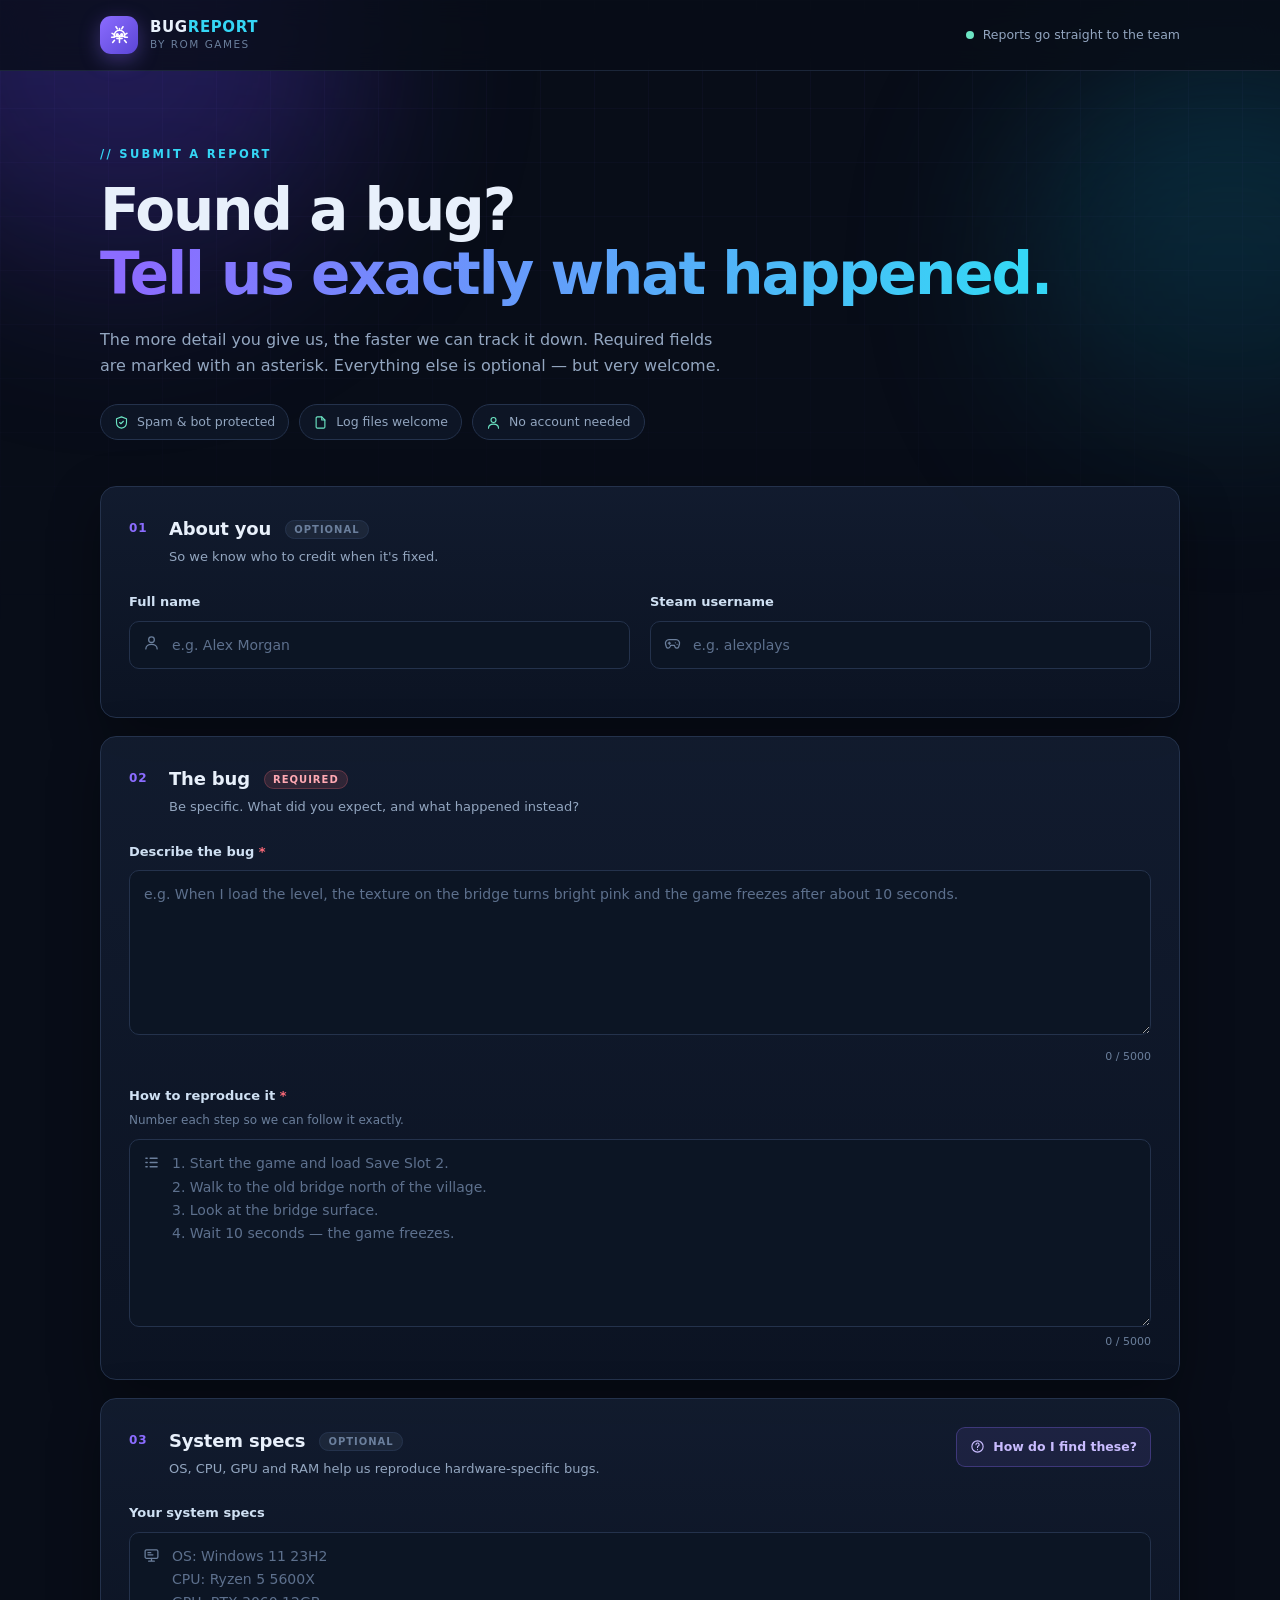
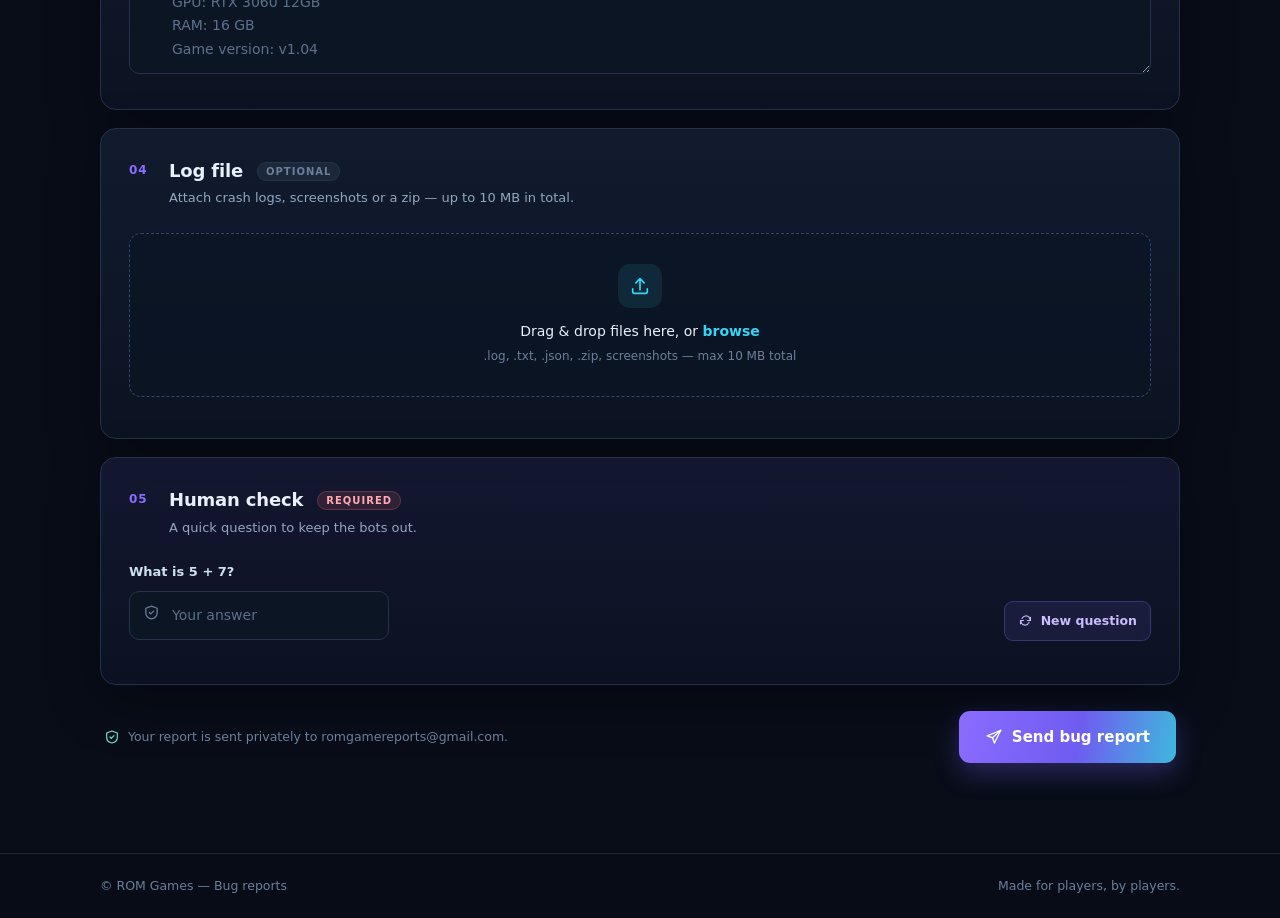
<file: index.html>
<!DOCTYPE html>
<html lang="en">
<head>
  <meta charset="utf-8">
  <meta name="viewport" content="width=device-width, initial-scale=1">
  <meta name="theme-color" content="#0a0f1c">
  <meta name="description" content="Report a bug in a ROM Games build. Describe what happened, how to reproduce it, your system specs, and attach log files.">
  <title>Bug Report — ROM Games</title>
  <link rel="icon" href="favicon.svg" type="image/svg+xml">
  <link rel="stylesheet" href="css/styles.css">
</head>
<body>
  <!-- SVG icon sprite -->
  <svg class="svg-sprite" aria-hidden="true" focusable="false" xmlns="http://www.w3.org/2000/svg">
    <symbol id="i-bug" viewBox="0 0 24 24"><path d="M8 2l1.5 2.5M16 2l-1.5 2.5M12 6a6 6 0 0 0-6 6v1h12v-1a6 6 0 0 0-6-6Zm-6 8H3m18 0h-3M6.3 17.5 4.2 20m13.5-2.5 2.1 2.5M6 11 3.5 9.5M18 11l2.5-1.5M12 6V4"/><circle cx="9.5" cy="11" r="1"/><circle cx="14.5" cy="11" r="1"/><path d="M12 12v8m-3-4.5h6"/></symbol>
    <symbol id="i-user" viewBox="0 0 24 24"><circle cx="12" cy="8" r="4"/><path d="M4 21c0-4 3.6-6.5 8-6.5s8 2.5 8 6.5"/></symbol>
    <symbol id="i-gamepad" viewBox="0 0 24 24"><path d="M7 8h10a5 5 0 0 1 4.8 6.4l-1.2 4A2.6 2.6 0 0 1 18.1 20c-1 0-1.9-.6-2.4-1.5L14.6 16H9.4l-1.1 2.5A2.6 2.6 0 0 1 5.9 20a2.6 2.6 0 0 1-2.5-1.6l-1.2-4A5 5 0 0 1 7 8Z"/><path d="M7.5 11.5v3M6 13h3M16 12.5h.01M18.5 14.5h.01"/></symbol>
    <symbol id="i-doc" viewBox="0 0 24 24"><path d="M14 3H7a2 2 0 0 0-2 2v14a2 2 0 0 0 2 2h10a2 2 0 0 0 2-2V8l-5-5Z"/><path d="M14 3v5h5M9 13h6M9 17h6"/></symbol>
    <symbol id="i-steps" viewBox="0 0 24 24"><path d="M4 6h2M4 12h2M4 18h2M10 6h10M10 12h10M10 18h10"/></symbol>
    <symbol id="i-pc" viewBox="0 0 24 24"><rect x="3" y="4" width="18" height="12" rx="2"/><path d="M8 20h8M12 16v4M7 8h4M7 11h7"/></symbol>
    <symbol id="i-upload" viewBox="0 0 24 24"><path d="M12 16V4m0 0L7.5 8.5M12 4l4.5 4.5"/><path d="M4 15v3a2 2 0 0 0 2 2h12a2 2 0 0 0 2-2v-3"/></symbol>
    <symbol id="i-shield" viewBox="0 0 24 24"><path d="M12 3l8 3v6c0 5-3.4 8.2-8 9-4.6-.8-8-4-8-9V6l8-3Z"/><path d="m9 12 2 2 4-4"/></symbol>
    <symbol id="i-help" viewBox="0 0 24 24"><circle cx="12" cy="12" r="9"/><path d="M9.6 9a2.5 2.5 0 1 1 3.6 2.2c-.8.5-1.2 1-1.2 1.8v.5M12 17h.01"/></symbol>
    <symbol id="i-copy" viewBox="0 0 24 24"><rect x="9" y="9" width="11" height="11" rx="2"/><path d="M15 9V6a2 2 0 0 0-2-2H6a2 2 0 0 0-2 2v7a2 2 0 0 0 2 2h3"/></symbol>
    <symbol id="i-refresh" viewBox="0 0 24 24"><path d="M20 7v5h-5M4 17v-5h5"/><path d="M6.3 9A7 7 0 0 1 18 7l2 5M4 12l2 5a7 7 0 0 0 11.7-2"/></symbol>
    <symbol id="i-check" viewBox="0 0 24 24"><path d="m5 12 4.5 4.5L19 7"/></symbol>
    <symbol id="i-close" viewBox="0 0 24 24"><path d="M6 6l12 12M18 6 6 18"/></symbol>
    <symbol id="i-trash" viewBox="0 0 24 24"><path d="M4 7h16M9 7V5a1 1 0 0 1 1-1h4a1 1 0 0 1 1 1v2M6 7l1 13a1 1 0 0 0 1 1h8a1 1 0 0 0 1-1l1-13M10 11v6M14 11v6"/></symbol>
    <symbol id="i-send" viewBox="0 0 24 24"><path d="M21 3 3 10.5l7 2.5 2.5 7L21 3Z"/><path d="M10 13 21 3"/></symbol>
    <symbol id="i-file" viewBox="0 0 24 24"><path d="M14 3H7a2 2 0 0 0-2 2v14a2 2 0 0 0 2 2h10a2 2 0 0 0 2-2V8l-5-5Z"/><path d="M14 3v5h5"/></symbol>
  </svg>

  <div class="ambient" aria-hidden="true"><span></span><span></span></div>

  <header class="site-header">
    <div class="wrap header-inner">
      <a class="brand" href="#top" aria-label="ROM Games Bug Report home">
        <span class="brand-mark"><svg><use href="#i-bug"/></svg></span>
        <span class="brand-text">BUG<span>REPORT</span><small>by ROM Games</small></span>
      </a>
      <div class="header-note"><span class="pulse"></span> Reports go straight to the team</div>
    </div>
  </header>

  <main id="top">
    <section class="hero wrap">
      <p class="eyebrow">// SUBMIT A REPORT</p>
      <h1>Found a bug?<br><span>Tell us exactly what happened.</span></h1>
      <p class="hero-copy">The more detail you give us, the faster we can track it down. Required fields are marked with an asterisk. Everything else is optional — but very welcome.</p>
      <div class="chips" aria-label="Form highlights">
        <span class="chip"><svg><use href="#i-shield"/></svg> Spam &amp; bot protected</span>
        <span class="chip"><svg><use href="#i-file"/></svg> Log files welcome</span>
        <span class="chip"><svg><use href="#i-user"/></svg> No account needed</span>
      </div>
    </section>

    <section class="wrap form-section">
      <form id="bugForm" action="https://formsubmit.co/romgamereports@gmail.com" method="POST" enctype="multipart/form-data" novalidate>
        <input type="hidden" name="_subject" value="New Bug Report - ROM Games">
        <input type="hidden" name="_template" value="table">
        <input type="hidden" name="_next" value="thanks.html">
        <!-- Honeypots: humans must leave these alone -->
        <input type="text" name="_honey" class="honeypot" tabindex="-1" autocomplete="off" aria-hidden="true">
        <input type="text" name="company_website" class="honeypot" tabindex="-1" autocomplete="off" aria-hidden="true">

        <!-- 01 About you -->
        <section class="card" aria-labelledby="s1">
          <div class="card-head">
            <span class="section-no">01</span>
            <div><h2 id="s1">About you <span class="optional">optional</span></h2><p>So we know who to credit when it's fixed.</p></div>
          </div>
          <div class="grid-2">
            <div class="field">
              <label for="fullName">Full name</label>
              <div class="input-wrap"><svg><use href="#i-user"/></svg><input type="text" id="fullName" name="full_name" placeholder="e.g. Alex Morgan" autocomplete="name" maxlength="100"></div>
            </div>
            <div class="field">
              <label for="steam">Steam username</label>
              <div class="input-wrap"><svg><use href="#i-gamepad"/></svg><input type="text" id="steam" name="steam_username" placeholder="e.g. alexplays" autocomplete="off" maxlength="100"></div>
            </div>
          </div>
        </section>

        <!-- 02 The bug -->
        <section class="card" aria-labelledby="s2">
          <div class="card-head">
            <span class="section-no">02</span>
            <div><h2 id="s2">The bug <span class="required">required</span></h2><p>Be specific. What did you expect, and what happened instead?</p></div>
          </div>
          <div class="field">
            <label for="description">Describe the bug <span class="star" aria-hidden="true">*</span></label>
            <textarea id="description" name="bug_description" rows="6" maxlength="5000" placeholder="e.g. When I load the level, the texture on the bridge turns bright pink and the game freezes after about 10 seconds." aria-describedby="descriptionError descriptionCount" required></textarea>
            <div class="field-foot"><p class="field-error" id="descriptionError" role="alert"></p><span class="counter" id="descriptionCount">0 / 5000</span></div>
          </div>
          <div class="field">
            <label for="steps">How to reproduce it <span class="star" aria-hidden="true">*</span></label>
            <p class="hint">Number each step so we can follow it exactly.</p>
            <div class="input-wrap textarea-wrap"><svg><use href="#i-steps"/></svg><textarea id="steps" name="reproduction_steps" rows="7" maxlength="5000" placeholder="1. Start the game and load Save Slot 2.&#10;2. Walk to the old bridge north of the village.&#10;3. Look at the bridge surface.&#10;4. Wait 10 seconds — the game freezes." aria-describedby="stepsError stepsCount" required></textarea></div>
            <div class="field-foot"><p class="field-error" id="stepsError" role="alert"></p><span class="counter" id="stepsCount">0 / 5000</span></div>
          </div>
        </section>

        <!-- 03 System specs -->
        <section class="card" aria-labelledby="s3">
          <div class="card-head">
            <span class="section-no">03</span>
            <div><h2 id="s3">System specs <span class="optional">optional</span></h2><p>OS, CPU, GPU and RAM help us reproduce hardware-specific bugs.</p></div>
            <button type="button" class="ghost-btn" data-open-specs><svg><use href="#i-help"/></svg> How do I find these?</button>
          </div>
          <div class="field">
            <label for="specs">Your system specs</label>
            <div class="input-wrap textarea-wrap"><svg><use href="#i-pc"/></svg><textarea id="specs" name="system_specs" rows="5" maxlength="5000" placeholder="OS: Windows 11 23H2&#10;CPU: Ryzen 5 5600X&#10;GPU: RTX 3060 12GB&#10;RAM: 16 GB&#10;Game version: v1.04" aria-describedby="specsError"></textarea></div>
            <div class="field-foot"><p class="field-error" id="specsError" role="alert"></p></div>
          </div>
        </section>

        <!-- 04 Log file -->
        <section class="card" aria-labelledby="s4">
          <div class="card-head">
            <span class="section-no">04</span>
            <div><h2 id="s4">Log file <span class="optional">optional</span></h2><p>Attach crash logs, screenshots or a zip — up to 10 MB in total.</p></div>
          </div>
          <div class="field">
            <div class="dropzone" id="dropzone" tabindex="0" role="button" aria-label="Choose or drop log files">
              <input type="file" id="logFiles" name="log_files" multiple accept=".log,.txt,.json,.xml,.csv,.cfg,.ini,.md,.zip,.7z,.rar,.dmp,.png,.jpg,.jpeg,.webp">
              <span class="drop-icon"><svg><use href="#i-upload"/></svg></span>
              <span class="drop-title">Drag &amp; drop files here, or <strong>browse</strong></span>
              <span class="drop-sub">.log, .txt, .json, .zip, screenshots — max 10 MB total</span>
            </div>
            <p class="field-error" id="filesError" role="alert"></p>
            <ul class="file-list" id="fileList" aria-live="polite"></ul>
          </div>
        </section>

        <!-- 05 Verification -->
        <section class="card verify-card" aria-labelledby="s5">
          <div class="card-head">
            <span class="section-no">05</span>
            <div><h2 id="s5">Human check <span class="required">required</span></h2><p>A quick question to keep the bots out.</p></div>
          </div>
          <div class="verify-row">
            <div class="field">
              <label for="captchaAnswer" id="captchaQuestion">What is 1 + 1?</label>
              <div class="input-wrap"><svg><use href="#i-shield"/></svg><input type="text" id="captchaAnswer" inputmode="numeric" autocomplete="off" placeholder="Your answer" maxlength="6" aria-describedby="captchaError" required></div>
              <p class="field-error" id="captchaError" role="alert"></p>
            </div>
            <button type="button" class="ghost-btn small" id="refreshCaptcha" aria-label="Get a new question"><svg><use href="#i-refresh"/></svg> New question</button>
          </div>
          <p class="form-status" id="formStatus" role="alert" aria-live="polite"></p>
        </section>

        <div class="submit-row">
          <p class="submit-note"><svg><use href="#i-shield"/></svg> Your report is sent privately to romgamereports@gmail.com.</p>
          <button type="submit" class="primary-btn" id="submitBtn"><span class="btn-label"><svg><use href="#i-send"/></svg> Send bug report</span><span class="spinner" aria-hidden="true"></span></button>
        </div>
      </form>
    </section>
  </main>

  <footer class="site-footer">
    <div class="wrap footer-inner">
      <span>© ROM Games — Bug reports</span>
      <span>Made for players, by players.</span>
    </div>
  </footer>

  <!-- System specs helper modal -->
  <div class="modal" id="specsModal" hidden>
    <div class="modal-backdrop" data-close-specs></div>
    <div class="modal-dialog" role="dialog" aria-modal="true" aria-labelledby="modalTitle">
      <div class="modal-head">
        <div><p class="eyebrow">// SYSTEM SPECS</p><h2 id="modalTitle">How to find your specs</h2></div>
        <button type="button" class="icon-btn" data-close-specs aria-label="Close dialog"><svg><use href="#i-close"/></svg></button>
      </div>
      <div class="tabs" role="tablist" aria-label="Operating system">
        <button type="button" class="tab" data-os-tab="windows" role="tab" aria-selected="true">Windows</button>
        <button type="button" class="tab" data-os-tab="mac" role="tab" aria-selected="false">macOS</button>
        <button type="button" class="tab" data-os-tab="linux" role="tab" aria-selected="false">Linux</button>
      </div>
      <div class="modal-body">
        <div class="os-panel" data-os-panel="windows">
          <ol class="steps">
            <li>Press <kbd>Win</kbd> + <kbd>R</kbd>, type <code>msinfo32</code> and press Enter. The <strong>System Summary</strong> shows your OS, processor and installed RAM.</li>
            <li>Press <kbd>Win</kbd> + <kbd>R</kbd>, type <code>dxdiag</code> and press Enter. Open the <strong>Display</strong> tab for your graphics card and driver version.</li>
            <li>Alternatively, go to <strong>Settings → System → About</strong>.</li>
          </ol>
        </div>
        <div class="os-panel" data-os-panel="mac" hidden>
          <ol class="steps">
            <li>Click the <strong>Apple menu</strong> → <strong>About This Mac</strong>. The Overview tab shows your macOS version, chip and memory.</li>
            <li>Click <strong>System Report…</strong> for full details, including graphics cards under <strong>Graphics / Displays</strong>.</li>
            <li>For a quick summary, open Terminal and run <code>system_profiler SPHardwareDataType</code>.</li>
          </ol>
        </div>
        <div class="os-panel" data-os-panel="linux" hidden>
          <p class="steps-intro">Open a terminal and run these commands, then copy the output:</p>
          <div class="code-block"><pre id="cmd-linux"><code>uname -a
lsb_release -a
lscpu | head -20
free -h
lspci | grep -i -E 'vga|3d|display'
glxinfo -B | head -20</code></pre><button type="button" class="copy-btn" data-copy-target="#cmd-linux"><svg><use href="#i-copy"/></svg> Copy</button></div>
          <p class="steps-intro">Or run <code>neofetch</code> / <code>fastfetch</code> if installed and copy the summary.</p>
        </div>
      </div>
      <div class="modal-foot">
        <button type="button" class="primary-btn slimmer" id="insertTemplate"><svg><use href="#i-copy"/></svg> Use a spec template</button>
        <p class="modal-hint">This fills the system specs box with a handy layout.</p>
      </div>
    </div>
  </div>

  <script src="js/script.js" defer></script>
</body>
</html>
</file>
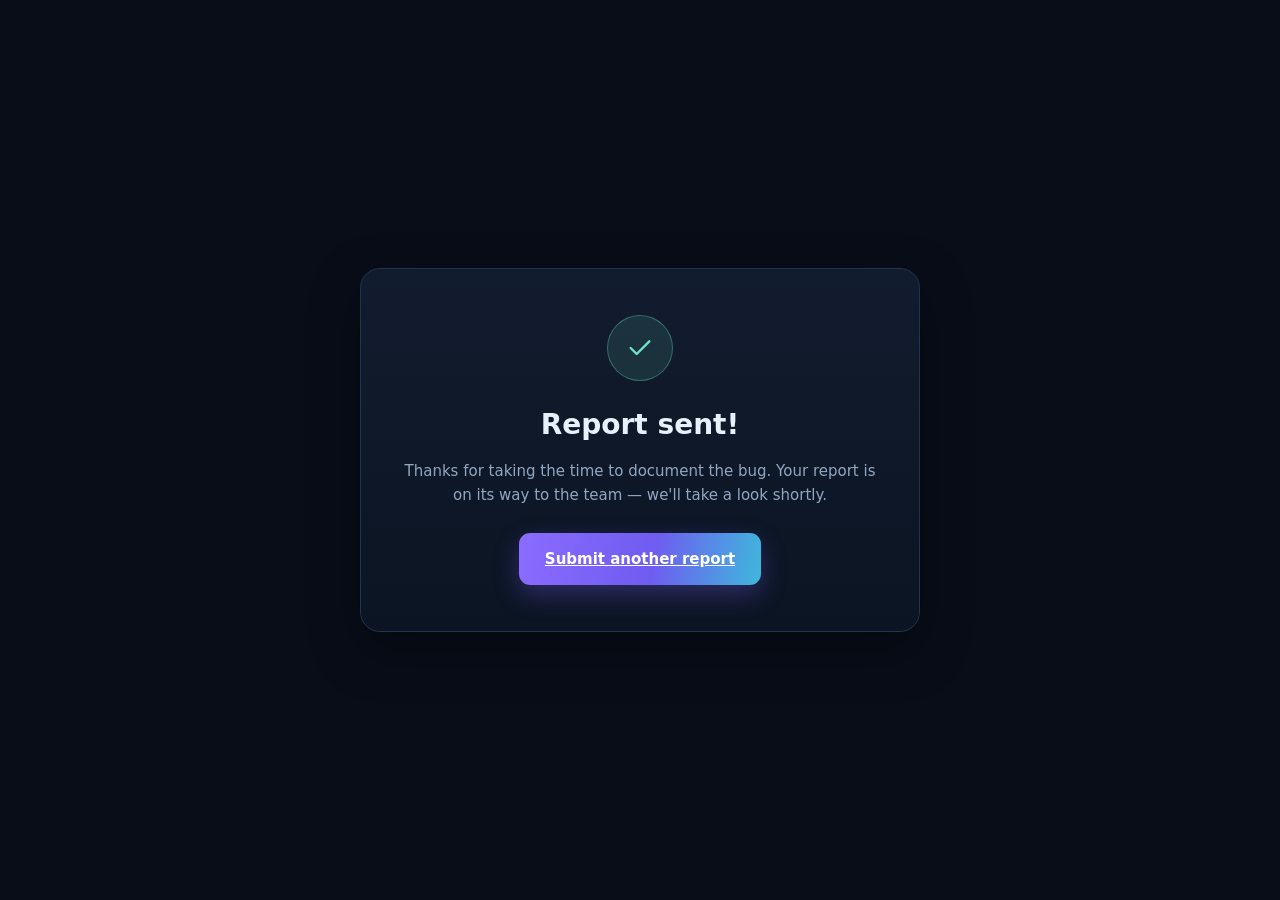
<file: thanks.html>
<!DOCTYPE html>
<html lang="en">
<head>
  <meta charset="utf-8">
  <meta name="viewport" content="width=device-width, initial-scale=1">
  <meta name="theme-color" content="#0a0f1c">
  <meta name="robots" content="noindex">
  <title>Report sent — ROM Games</title>
  <link rel="icon" href="favicon.svg" type="image/svg+xml">
  <link rel="stylesheet" href="css/styles.css">
</head>
<body>
  <svg class="svg-sprite" aria-hidden="true" focusable="false" xmlns="http://www.w3.org/2000/svg">
    <symbol id="i-check" viewBox="0 0 24 24"><path d="m5 12 4.5 4.5L19 7"/></symbol>
  </svg>

  <main class="thanks">
    <div class="thanks-box">
      <div class="thanks-icon"><svg><use href="#i-check"/></svg></div>
      <h1>Report sent!</h1>
      <p>Thanks for taking the time to document the bug. Your report is on its way to the team — we'll take a look shortly.</p>
      <a class="primary-btn" href="index.html">Submit another report</a>
    </div>
  </main>
</body>
</html>
</file>
<file: css/styles.css>
/* ---------- Base ---------- */
:root {
  --bg: #080d18;
  --bg-2: #0d1424;
  --panel: #101a2c;
  --panel-2: #0c1524;
  --border: #24324c;
  --border-soft: #1b2639;
  --text: #e8f0fb;
  --muted: #93a6c0;
  --faint: #6b7f9c;
  --violet: #8b6cff;
  --cyan: #35d6f5;
  --accent: #6ce5c4;
  --danger: #ff6b7a;
  --radius: 16px;
  --shadow: 0 18px 50px rgba(0, 0, 0, .35);
}

* { box-sizing: border-box; }

html { scroll-behavior: smooth; }

body {
  margin: 0;
  min-height: 100vh;
  background: var(--bg);
  color: var(--text);
  font-family: ui-sans-serif, system-ui, -apple-system, "Segoe UI", Roboto, Helvetica, Arial, sans-serif;
  font-size: 15px;
  line-height: 1.6;
  -webkit-font-smoothing: antialiased;
}

svg { width: 18px; height: 18px; fill: none; stroke: currentColor; stroke-width: 1.8; stroke-linecap: round; stroke-linejoin: round; flex: none; }
.svg-sprite { position: absolute; width: 0; height: 0; overflow: hidden; }

.wrap { width: min(100% - 40px, 1080px); margin-inline: auto; }

a { color: inherit; }

::selection { background: rgba(139, 108, 255, .4); }

/* ---------- Ambient background ---------- */
.ambient { position: fixed; inset: 0; z-index: -1; overflow: hidden; pointer-events: none;
  background-image: linear-gradient(rgba(139,108,255,.045) 1px, transparent 1px), linear-gradient(90deg, rgba(139,108,255,.045) 1px, transparent 1px);
  background-size: 54px 54px;
  mask-image: linear-gradient(to bottom, #000 0%, transparent 72%);
}
.ambient span { position: absolute; border-radius: 50%; filter: blur(90px); opacity: .35; }
.ambient span:first-child { width: 480px; height: 480px; background: #5a3bdb; top: -180px; left: -120px; }
.ambient span:last-child { width: 420px; height: 420px; background: #0d7ea0; top: 60px; right: -160px; }

/* ---------- Header ---------- */
.site-header { border-bottom: 1px solid var(--border-soft); background: rgba(8, 13, 24, .78); backdrop-filter: blur(14px); position: sticky; top: 0; z-index: 20; }
.header-inner { display: flex; align-items: center; justify-content: space-between; gap: 16px; min-height: 70px; }
.brand { display: inline-flex; align-items: center; gap: 12px; text-decoration: none; }
.brand-mark { width: 38px; height: 38px; display: grid; place-items: center; border-radius: 11px; color: #fff; background: linear-gradient(135deg, var(--violet), #5b46d6); box-shadow: 0 6px 20px rgba(139,108,255,.35); }
.brand-mark svg { width: 21px; height: 21px; }
.brand-text { font-weight: 800; letter-spacing: .04em; font-size: 15px; line-height: 1.1; }
.brand-text span { color: var(--cyan); }
.brand-text small { display: block; font-weight: 500; font-size: 10.5px; letter-spacing: .14em; text-transform: uppercase; color: var(--faint); margin-top: 3px; }
.header-note { display: flex; align-items: center; gap: 9px; font-size: 12.5px; color: var(--muted); }
.pulse { width: 8px; height: 8px; border-radius: 50%; background: var(--accent); box-shadow: 0 0 0 0 rgba(108,229,196,.6); animation: pulse 2.4s infinite; }
@keyframes pulse { 70% { box-shadow: 0 0 0 9px rgba(108,229,196,0); } 100% { box-shadow: 0 0 0 0 rgba(108,229,196,0); } }

/* ---------- Hero ---------- */
.hero { padding: 74px 0 46px; }
.eyebrow { font-size: 11.5px; letter-spacing: .2em; font-weight: 700; text-transform: uppercase; color: var(--cyan); margin: 0 0 16px; }
.hero h1 { font-size: clamp(32px, 5.4vw, 58px); line-height: 1.1; letter-spacing: -.035em; margin: 0 0 20px; font-weight: 800; }
.hero h1 span { background: linear-gradient(100deg, var(--violet) 5%, var(--cyan) 95%); -webkit-background-clip: text; background-clip: text; color: transparent; }
.hero-copy { max-width: 640px; color: var(--muted); font-size: 16px; margin: 0 0 26px; }
.chips { display: flex; flex-wrap: wrap; gap: 10px; }
.chip { display: inline-flex; align-items: center; gap: 8px; padding: 7px 13px; border: 1px solid var(--border); border-radius: 999px; background: rgba(16,26,44,.7); font-size: 12.5px; color: var(--muted); }
.chip svg { width: 15px; height: 15px; color: var(--accent); }

/* ---------- Form ---------- */
.form-section { padding-bottom: 90px; }
.card { background: linear-gradient(180deg, rgba(18,28,47,.96), rgba(12,20,35,.96)); border: 1px solid var(--border); border-radius: var(--radius); padding: 28px; margin-bottom: 18px; box-shadow: var(--shadow); }
.card-head { display: flex; align-items: flex-start; gap: 16px; margin-bottom: 24px; }
.section-no { font-size: 12px; font-weight: 800; color: var(--violet); letter-spacing: .08em; padding-top: 4px; min-width: 24px; }
.card-head > div:not(.section-no) { flex: 1; }
.card-head h2 { font-size: 18px; margin: 0 0 3px; letter-spacing: -.01em; }
.card-head p { margin: 0; font-size: 13px; color: var(--muted); }
.required, .optional { font-size: 10px; font-weight: 700; letter-spacing: .1em; text-transform: uppercase; padding: 3px 8px; border-radius: 999px; vertical-align: middle; margin-left: 8px; }
.required { color: #ffa9b3; background: rgba(255,107,122,.13); border: 1px solid rgba(255,107,122,.25); }
.optional { color: var(--faint); background: rgba(147,166,192,.09); border: 1px solid var(--border); }
.grid-2 { display: grid; grid-template-columns: 1fr 1fr; gap: 20px; }

.field { margin-bottom: 20px; }
.field:last-child { margin-bottom: 0; }
.field label { display: block; font-size: 13px; font-weight: 600; margin-bottom: 8px; color: #cfe0f3; }
.star { color: var(--danger); }
.hint { font-size: 12px; color: var(--faint); margin: -3px 0 9px; }

.input-wrap { position: relative; display: flex; align-items: flex-start; }
.input-wrap > svg { position: absolute; left: 14px; top: 13px; width: 17px; height: 17px; color: var(--faint); pointer-events: none; }
.input-wrap.textarea-wrap > svg { top: 15px; }
input[type="text"], textarea {
  width: 100%; background: var(--panel-2); color: var(--text); border: 1px solid var(--border);
  border-radius: 10px; padding: 12px 14px; font: inherit; font-size: 14px; outline: none;
  transition: border-color .18s, box-shadow .18s, background .18s;
}
.input-wrap input, .input-wrap textarea { padding-left: 42px; }
input[type="text"]::placeholder, textarea::placeholder { color: #5d708d; }
input[type="text"]:focus, textarea:focus { border-color: var(--violet); box-shadow: 0 0 0 3px rgba(139,108,255,.18); background: #0e1829; }
textarea { resize: vertical; min-height: 88px; line-height: 1.65; }
input.invalid, textarea.invalid { border-color: var(--danger) !important; box-shadow: 0 0 0 3px rgba(255,107,122,.14) !important; }

.field-foot { display: flex; justify-content: space-between; align-items: baseline; gap: 14px; margin-top: 6px; }
.field-error { color: var(--danger); font-size: 12px; margin: 0; min-height: 1px; }
.counter { font-size: 11px; color: var(--faint); font-variant-numeric: tabular-nums; white-space: nowrap; }
.shake { animation: shake .32s ease; }
@keyframes shake { 25% { transform: translateX(-5px); } 50% { transform: translateX(5px); } 75% { transform: translateX(-3px); } }

/* Buttons */
.ghost-btn { display: inline-flex; align-items: center; gap: 8px; background: rgba(139,108,255,.1); color: #c9bcff; border: 1px solid rgba(139,108,255,.3); border-radius: 9px; padding: 9px 13px; font: inherit; font-size: 12.5px; font-weight: 600; cursor: pointer; white-space: nowrap; transition: background .18s, transform .18s; }
.ghost-btn:hover { background: rgba(139,108,255,.2); transform: translateY(-1px); }
.ghost-btn svg { width: 15px; height: 15px; }
.ghost-btn.small { margin-top: 30px; }
.icon-btn { background: transparent; border: 1px solid var(--border); color: var(--muted); border-radius: 9px; width: 36px; height: 36px; display: grid; place-items: center; cursor: pointer; }
.icon-btn:hover { color: var(--text); border-color: var(--violet); }

.primary-btn { display: inline-flex; align-items: center; justify-content: center; gap: 10px; border: 0; border-radius: 11px; padding: 14px 26px; font: inherit; font-size: 15px; font-weight: 700; color: #fff; cursor: pointer; background: linear-gradient(100deg, var(--violet), #6f5cf0 55%, #3eb8dc); box-shadow: 0 10px 26px rgba(111,92,240,.32); transition: transform .18s, box-shadow .18s, filter .18s; min-width: 210px; }
.primary-btn:hover { transform: translateY(-2px); box-shadow: 0 14px 32px rgba(111,92,240,.45); filter: brightness(1.05); }
.primary-btn:active { transform: translateY(0); }
.primary-btn .btn-label { display: inline-flex; align-items: center; gap: 9px; }
.primary-btn svg { width: 18px; height: 18px; }
.primary-btn.slimmer { padding: 10px 16px; font-size: 13px; min-width: 0; }
.primary-btn[disabled] { opacity: .75; cursor: wait; transform: none; }
.spinner { display: none; width: 18px; height: 18px; border: 2px solid rgba(255,255,255,.4); border-top-color: #fff; border-radius: 50%; animation: spin .7s linear infinite; }
@keyframes spin { to { transform: rotate(360deg); } }
.is-sending .btn-label { display: none; }
.is-sending .spinner { display: block; }

/* ---------- Dropzone ---------- */
.dropzone { position: relative; border: 1.5px dashed #35486b; border-radius: 12px; background: rgba(12,21,36,.65); padding: 30px 20px; text-align: center; cursor: pointer; transition: border-color .18s, background .18s; }
.dropzone:hover, .dropzone.dragover { border-color: var(--cyan); background: rgba(53,214,245,.06); }
.dropzone:focus-visible { outline: 2px solid var(--violet); outline-offset: 3px; }
.dropzone input[type="file"] { position: absolute; inset: 0; width: 100%; height: 100%; opacity: 0; cursor: pointer; }
.drop-icon { display: grid; place-items: center; width: 44px; height: 44px; margin: 0 auto 12px; border-radius: 12px; background: rgba(53,214,245,.1); color: var(--cyan); }
.drop-icon svg { width: 22px; height: 22px; }
.drop-title { display: block; font-size: 14px; color: var(--text); }
.drop-title strong { color: var(--cyan); font-weight: 700; }
.drop-sub { display: block; font-size: 12px; color: var(--faint); margin-top: 4px; }
.file-list { list-style: none; margin: 12px 0 0; padding: 0; display: grid; gap: 8px; }
.file-item { display: flex; align-items: center; gap: 10px; padding: 10px 12px; border: 1px solid var(--border); border-radius: 10px; background: var(--panel-2); font-size: 13px; }
.file-item > svg { color: var(--cyan); width: 16px; height: 16px; }
.file-name { flex: 1; overflow: hidden; text-overflow: ellipsis; white-space: nowrap; }
.file-size { color: var(--faint); font-size: 11.5px; }
.file-remove { border: 0; background: transparent; color: var(--faint); cursor: pointer; display: grid; place-items: center; padding: 3px; border-radius: 6px; }
.file-remove:hover { color: var(--danger); background: rgba(255,107,122,.1); }
.file-remove svg { width: 15px; height: 15px; }

/* ---------- Verify + submit ---------- */
.verify-card { background: linear-gradient(180deg, rgba(20,24,49,.96), rgba(12,18,34,.96)); }
.verify-row { display: flex; align-items: flex-end; gap: 16px; }
.verify-row .field { flex: 1; margin: 0; }
.verify-row .input-wrap { max-width: 260px; }
.form-status { margin: 14px 0 0; font-size: 13px; color: var(--danger); min-height: 1px; }
.form-status.success { color: var(--accent); }
.success-banner { display: flex; flex-direction: column; gap: 4px; margin-bottom: 18px; padding: 16px 18px; border-radius: 12px; border: 1px solid rgba(108,229,196,.35); background: rgba(108,229,196,.09); color: var(--accent); font-size: 13.5px; }
.success-banner strong { font-size: 15px; }
.submit-row { display: flex; align-items: center; justify-content: space-between; gap: 20px; padding: 8px 4px 0; }
.submit-note { display: flex; align-items: center; gap: 8px; color: var(--faint); font-size: 12.5px; margin: 0; }
.submit-note svg { width: 16px; height: 16px; color: var(--accent); }

.honeypot { position: absolute !important; left: -9999px !important; width: 1px !important; height: 1px !important; opacity: 0 !important; }

/* ---------- Modal ---------- */
.modal[hidden] { display: none; }
.modal { position: fixed; inset: 0; z-index: 50; display: grid; place-items: center; padding: 20px; }
.modal-backdrop { position: absolute; inset: 0; background: rgba(3,7,14,.78); backdrop-filter: blur(6px); }
.modal-dialog { position: relative; width: min(100%, 620px); max-height: min(88vh, 760px); overflow: auto; background: linear-gradient(180deg, #142038, #0d1626); border: 1px solid var(--border); border-radius: 18px; box-shadow: 0 30px 80px rgba(0,0,0,.6); animation: rise .2s ease; }
@keyframes rise { from { opacity: 0; transform: translateY(12px) scale(.98); } }
.modal-head { display: flex; justify-content: space-between; align-items: flex-start; gap: 16px; padding: 24px 26px 18px; border-bottom: 1px solid var(--border-soft); }
.modal-head .eyebrow { margin-bottom: 8px; }
.modal-head h2 { margin: 0; font-size: 20px; }
.tabs { display: flex; gap: 6px; padding: 16px 26px 0; }
.tab { flex: 1; padding: 9px 10px; border-radius: 9px; border: 1px solid transparent; background: transparent; color: var(--muted); font: inherit; font-size: 13px; font-weight: 600; cursor: pointer; }
.tab:hover { color: var(--text); background: rgba(147,166,192,.07); }
.tab[aria-selected="true"] { color: #fff; background: rgba(139,108,255,.18); border-color: rgba(139,108,255,.4); }
.modal-body { padding: 20px 26px; min-height: 190px; }
.steps { margin: 0; padding-left: 20px; color: var(--muted); font-size: 13.5px; }
.steps li { margin-bottom: 11px; }
.steps li::marker { color: var(--violet); font-weight: 700; }
.steps strong { color: var(--text); font-weight: 600; }
.steps-intro { color: var(--muted); font-size: 13px; margin: 0 0 10px; }
kbd { display: inline-block; border: 1px solid var(--border); border-bottom-width: 2px; border-radius: 5px; padding: 0 6px; font-size: 12px; background: var(--panel-2); color: var(--text); }
code { font-family: ui-monospace, SFMono-Regular, Menlo, Consolas, monospace; font-size: 12.5px; background: rgba(53,214,245,.09); color: #a9e9f6; padding: 1px 5px; border-radius: 4px; }
.code-block { position: relative; margin-bottom: 14px; }
.code-block pre { margin: 0; background: #080f1c; border: 1px solid var(--border); border-radius: 10px; padding: 14px 14px; overflow-x: auto; }
.code-block code { background: transparent; padding: 0; color: #b9d7ee; line-height: 1.7; font-size: 12.5px; }
.copy-btn { position: absolute; top: 8px; right: 8px; display: inline-flex; align-items: center; gap: 6px; background: #1a2942; border: 1px solid var(--border); color: var(--muted); border-radius: 7px; padding: 5px 9px; font: inherit; font-size: 11px; cursor: pointer; }
.copy-btn:hover { color: var(--text); border-color: var(--violet); }
.copy-btn svg { width: 13px; height: 13px; }
.modal-foot { display: flex; align-items: center; gap: 14px; padding: 16px 26px 22px; border-top: 1px solid var(--border-soft); }
.modal-hint { margin: 0; font-size: 12px; color: var(--faint); }

/* ---------- Footer ---------- */
.site-footer { border-top: 1px solid var(--border-soft); background: rgba(8,13,24,.7); }
.footer-inner { display: flex; justify-content: space-between; gap: 16px; padding: 22px 0; font-size: 12.5px; color: var(--faint); }

/* ---------- Thanks page ---------- */
.thanks { min-height: 100vh; display: grid; place-items: center; padding: 40px 20px; }
.thanks-box { width: min(100%, 560px); text-align: center; background: linear-gradient(180deg, rgba(18,28,47,.96), rgba(12,20,35,.96)); border: 1px solid var(--border); border-radius: 20px; padding: 46px 36px; box-shadow: var(--shadow); }
.thanks-icon { width: 66px; height: 66px; margin: 0 auto 22px; display: grid; place-items: center; border-radius: 50%; background: rgba(108,229,196,.12); color: var(--accent); border: 1px solid rgba(108,229,196,.35); }
.thanks-icon svg { width: 32px; height: 32px; }
.thanks-box h1 { margin: 0 0 12px; font-size: 28px; }
.thanks-box p { color: var(--muted); margin: 0 0 26px; }

/* ---------- Responsive ---------- */
@media (max-width: 700px) {
  .hero { padding: 52px 0 34px; }
  .header-note { display: none; }
  .card { padding: 20px; }
  .card-head { flex-wrap: wrap; }
  .card-head > .ghost-btn { margin-left: 40px; }
  .grid-2 { grid-template-columns: 1fr; gap: 0; }
  .verify-row { flex-direction: column; align-items: stretch; }
  .verify-row .input-wrap { max-width: none; }
  .ghost-btn.small { margin-top: 0; }
  .submit-row { flex-direction: column; align-items: stretch; }
  .primary-btn { width: 100%; }
  .footer-inner { flex-direction: column; align-items: center; gap: 6px; text-align: center; }
  .modal-head, .modal-body, .modal-foot { padding-left: 20px; padding-right: 20px; }
  .tabs { padding-left: 20px; padding-right: 20px; }
}

@media (prefers-reduced-motion: reduce) {
  *, *::before, *::after { animation-duration: .01ms !important; transition-duration: .01ms !important; scroll-behavior: auto !important; }
}
</file>
